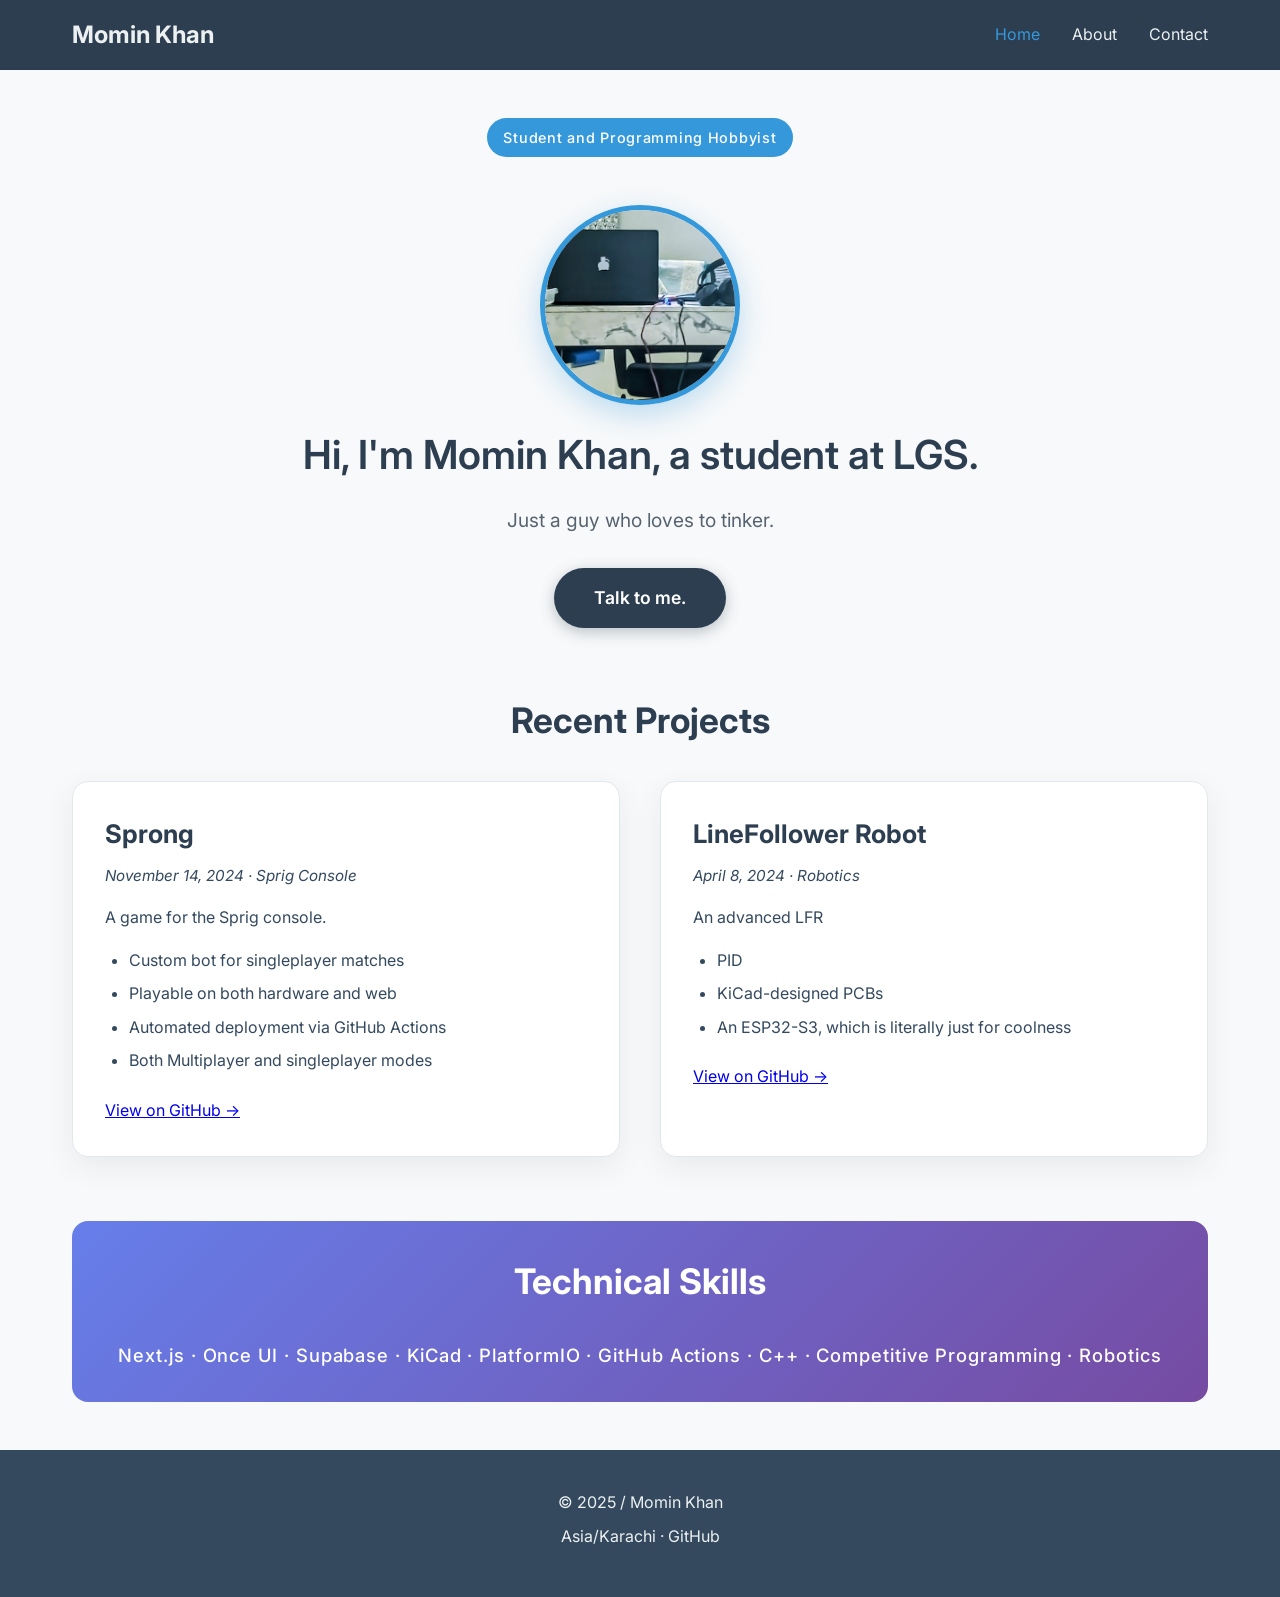
<file: index.html>
<!DOCTYPE html>
<html lang="en">
<head>
    <meta charset="UTF-8">
    <meta name="viewport" content="width=device-width, initial-scale=1.0">
    <title>Momin Khan - Portfolio</title>
    <link rel="icon" type="image/png" href="assets/avatar.jpg">
    <link href="https://fonts.googleapis.com/css2?family=Inter:wght@300;400;600;700&display=swap" rel="stylesheet">
    <link rel="stylesheet" href="styles.css">
</head>
<body>
    <nav>
        <div class="nav-container">
            <h1>Momin Khan</h1>
            <ul>
                <li><a href="index.html" aria-current="page">Home</a></li>
                <li><a href="about.html">About</a></li>
                <li><a href="contact.html">Contact</a></li>
            </ul>
        </div>
    </nav>

    <main>
        <section class="hero">
            <span class="tag">Student and Programming Hobbyist</span>
            <img src="assets/avatar.jpg" alt="Momin Khan Profile Picture" class="profile-pic">
            <h2>Hi, I'm Momin Khan, a student at LGS.</h2>
            <p>Just a guy who loves to tinker.</p>
            <a class="primary-button" href="contact.html">Talk to me.</a>
        </section>

        <section class="projects">
            <h3>Recent Projects</h3>
            <div class="project-grid">
                <article class="project-card">
                    <h4>Sprong</h4>
                    <p class="project-meta">November 14, 2024 · Sprig Console</p>
                    <p>A game for the Sprig console.</p>
                    <ul>
                        <li>Custom bot for singleplayer matches</li>
                        <li>Playable on both hardware and web</li>
                        <li>Automated deployment via GitHub Actions</li>
                        <li>Both Multiplayer and singleplayer modes</li>
                    </ul>
                    <a class="secondary-button" href="https://github.com/Licnex/Sprong" target="_blank" rel="noopener">View on GitHub →</a>
                </article>
                <article class="project-card">
                    <h4>LineFollower Robot</h4>
                    <p class="project-meta">April 8, 2024 · Robotics</p>
                    <p>An advanced LFR</p>
                    <ul>
                        <li>PID</li>
                        <li>KiCad-designed PCBs</li>
                        <li>An ESP32-S3, which is literally just for coolness</li>
                    </ul>
                    <a class="secondary-button" href="https://github.com/Licnex/Line-Follower" target="_blank" rel="noopener">View on GitHub →</a>
                </article>
            </div>
        </section>

        <section class="skills">
            <h3>Technical Skills</h3>
            <p>Next.js · Once UI · Supabase · KiCad · PlatformIO · GitHub Actions · C++ · Competitive Programming · Robotics</p>
        </section>
    </main>

    <footer>
        <p>&copy; 2025 / Momin Khan</p>
        <p>Asia/Karachi · <a href="https://github.com/licnex" target="_blank" rel="noopener"> </a>GitHub</a></p>
    </footer>
</body>
</html>
</file>
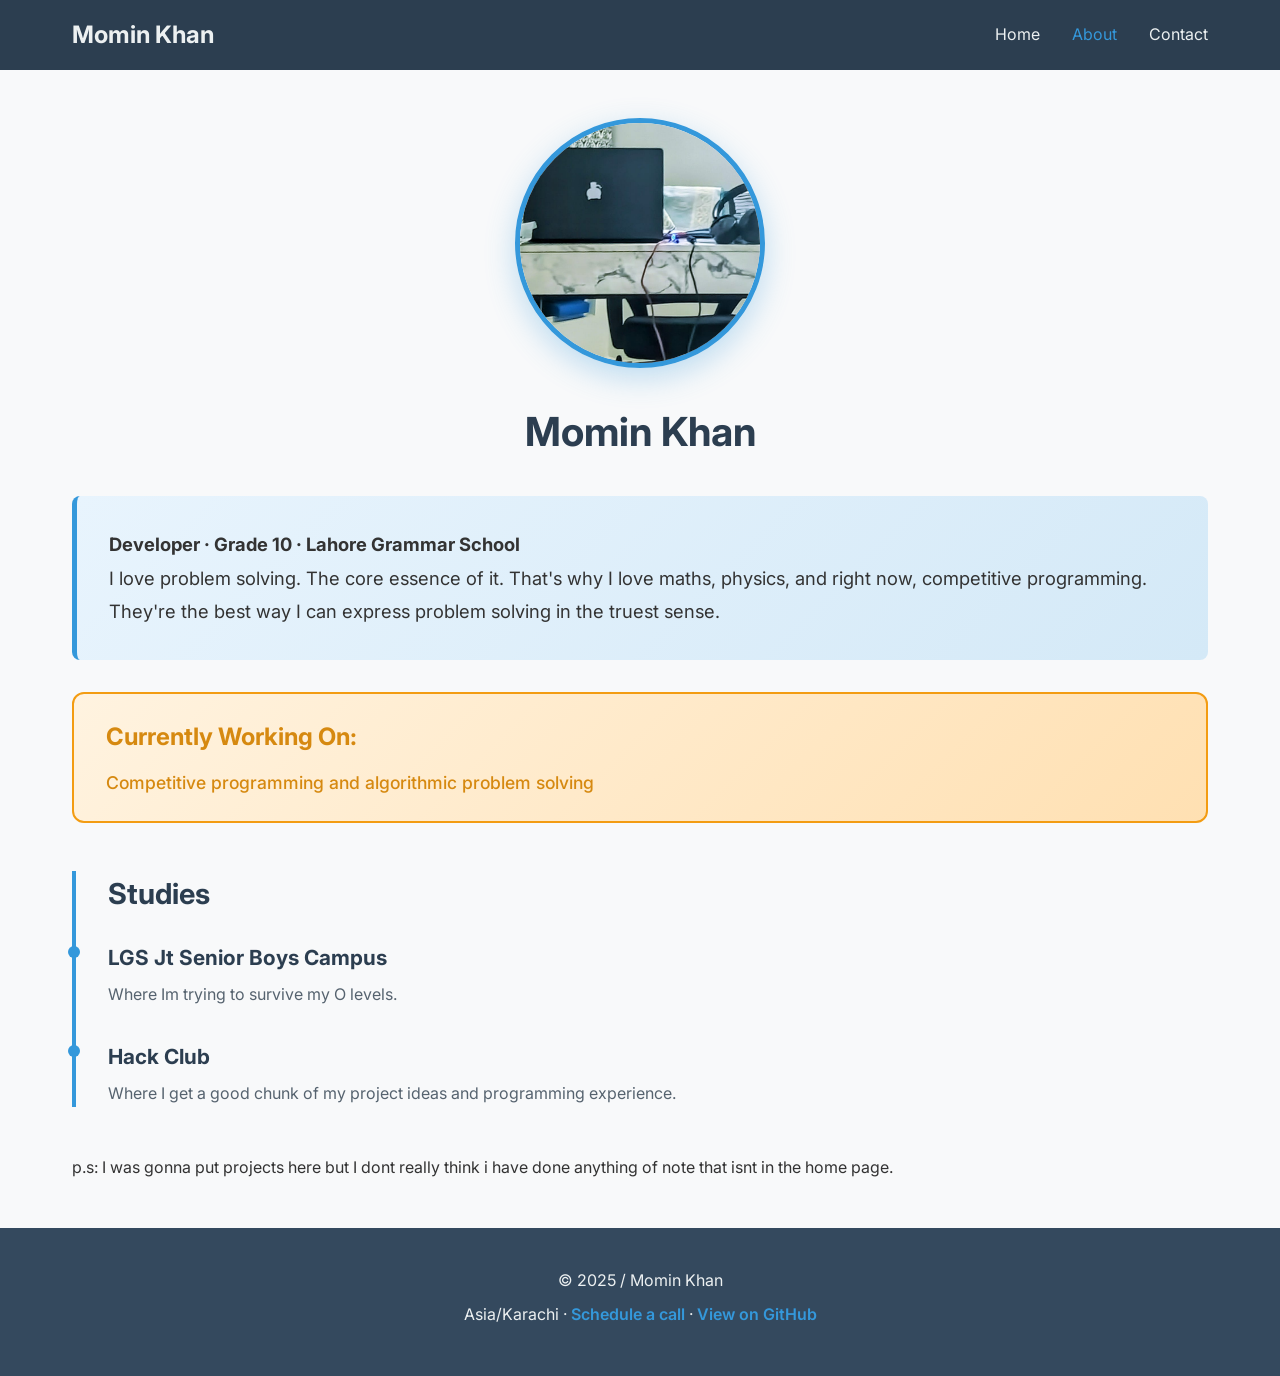
<file: about.html>
<!DOCTYPE html>
<html lang="en">
<head>
    <meta charset="UTF-8">
    <meta name="viewport" content="width=device-width, initial-scale=1.0">
    <title>About - Momin Khan</title>
    <link rel="icon" type="image/png" href="assets/avatar.jpg">
    <link href="https://fonts.googleapis.com/css2?family=Inter:wght@300;400;600;700&display=swap" rel="stylesheet">
    <link rel="stylesheet" href="styles.css">
</head>
<body>
    <nav>
        <div class="nav-container">
            <h1>Momin Khan</h1>
            <ul>
                <li><a href="index.html">Home</a></li>
                <li><a href="about.html" aria-current="page">About</a></li>
                <li><a href="contact.html">Contact</a></li>
            </ul>
        </div>
    </nav>

    <main>
        <section class="about-content">
            <img src="assets/avatar.jpg" alt="Momin Khan" class="about-profile-pic">
            <h2>Momin Khan</h2>
            <p class="intro-paragraph">
                <strong>Developer · Grade 10 · Lahore Grammar School</strong><br>
                I love problem solving. The core essence of it. That's why I love maths, physics, and right now, competitive programming. They're the best way I can express problem solving in the truest sense.
            </p>

            <div class="current-focus">
                <h3>Currently Working On:</h3>
                <p>Competitive programming and algorithmic problem solving</p>
            </div>

            <div class="timeline">
                <h3>Studies</h3>
                <div class="timeline-item">
                    <h4>LGS Jt Senior Boys Campus</h4>
                    <p>Where Im trying to survive my O levels.</p>
                </div>
                <div class="timeline-item">
                    <h4>Hack Club</h4>
                    <p>Where I get a good chunk of my project ideas and programming experience.</p>
                </div>
            </div>

            <div class="projects-section">
                <p>p.s: I was gonna put projects here but I dont really think i have done anything of note that isnt in the home page.</p> 
            </div>
        </section>
    </main>

    <footer>
        <p>&copy; 2025 / Momin Khan</p>
        <p>Asia/Karachi · <a href="mailto:hello@mominkhan.codes?subject=Let%E2%80%99s%20Connect">Schedule a call</a> · <a href="https://github.com/licnex" target="_blank" rel="noopener">View on GitHub</a></p>
    </footer>
</body>
</html>
</file>
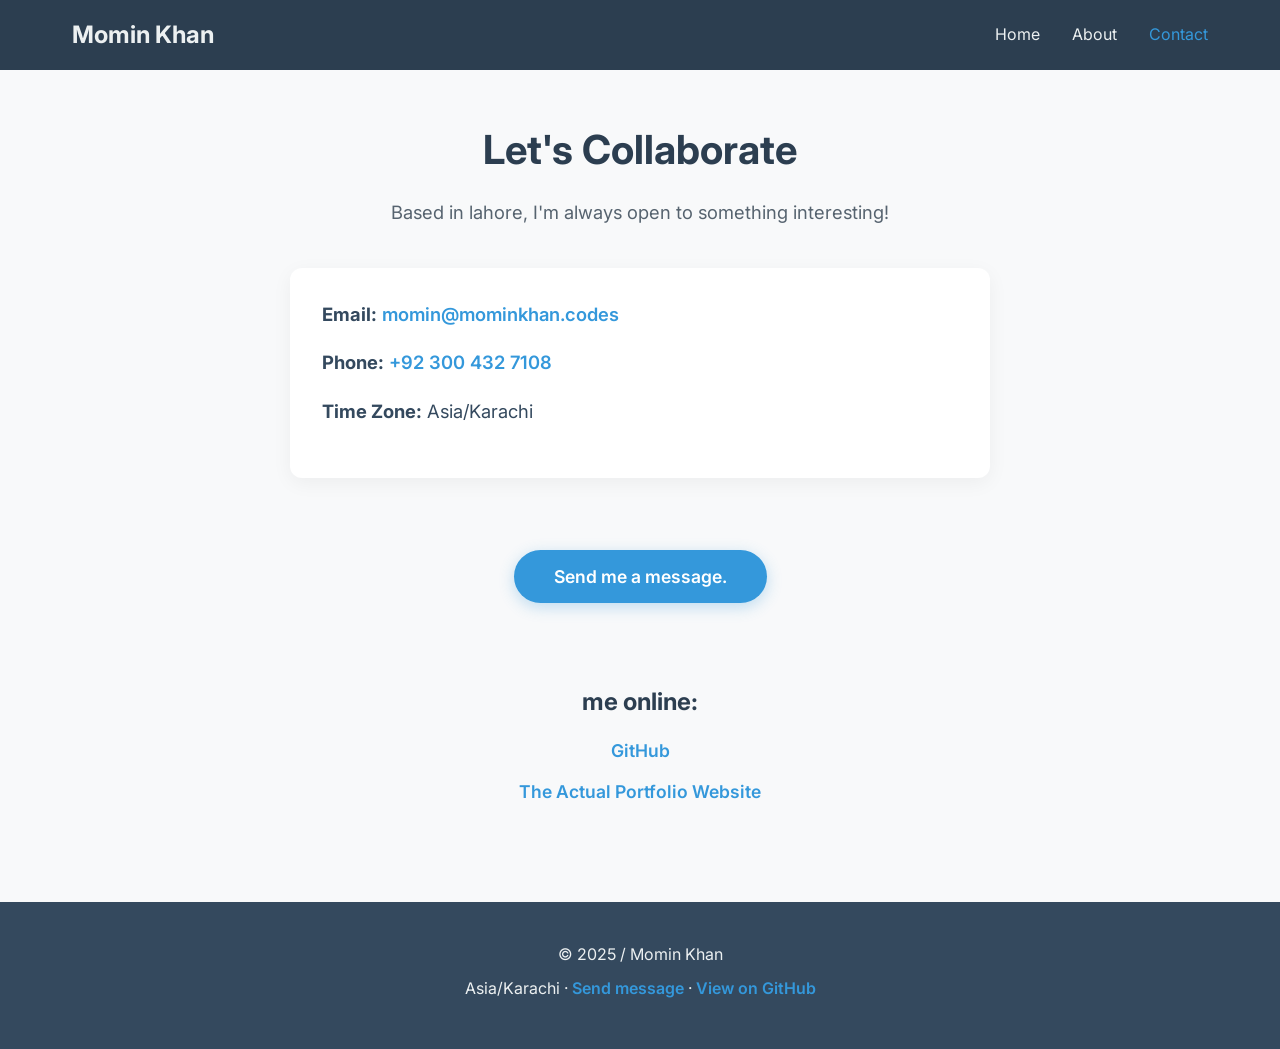
<file: contact.html>
<!DOCTYPE html>
<html lang="en">
<head>
    <meta charset="UTF-8">
    <meta name="viewport" content="width=device-width, initial-scale=1.0">
    <title>Contact - Momin Khan</title>
    <link rel="icon" type="image/png" href="assets/avatar.jpg">
    <link href="https://fonts.googleapis.com/css2?family=Inter:wght@300;400;600;700&display=swap" rel="stylesheet">
    <link rel="stylesheet" href="styles.css">
</head>
<body>
    <nav>
        <div class="nav-container">
            <h1>Momin Khan</h1>
            <ul>
                <li><a href="index.html">Home</a></li>
                <li><a href="about.html">About</a></li>
                <li><a href="contact.html" aria-current="page">Contact</a></li>
            </ul>
        </div>
    </nav>

    <main>
        <section class="contact-content">
            <h2>Let's Collaborate</h2>
            <p>Based in lahore, I'm always open to something interesting!</p>

            <div class="contact-methods">
                <p><strong>Email:</strong> <a href="mailto:momin@mominkhan.codes">momin@mominkhan.codes</a></p>
                <p><strong>Phone:</strong> <a href="tel:+923004327108">+92 300 432 7108</a></p>
                <p><strong>Time Zone:</strong> Asia/Karachi</p>
            </div>

            <button class="contact-button" type="button" onclick="window.location.href='mailto:momin@mominkhan.codes?subject=Let%E2%80%99s%20Talk';">
                Send me a message.
            </button>

            <div class="social-links">
                <h3>me online:</h3>
                <ul>
                    <li><a href="https://github.com/licnex" target="_blank" rel="noopener">GitHub</a></li>
                    <li><a href="https://mominkhan.codes" target="_blank" rel="noopener">The Actual Portfolio Website </a></li>
                </ul>
            </div>
        </section>
    </main>

    <footer>
        <p>&copy; 2025 / Momin Khan</p>
        <p>Asia/Karachi · <a href="mailto:hello@mominkhan.codes?subject=Let%E2%80%99s%20Connect">Send message</a> · <a href="https://github.com/licnex" target="_blank" rel="noopener">View on GitHub</a></p>
    </footer>
</body>
</html>
</file>
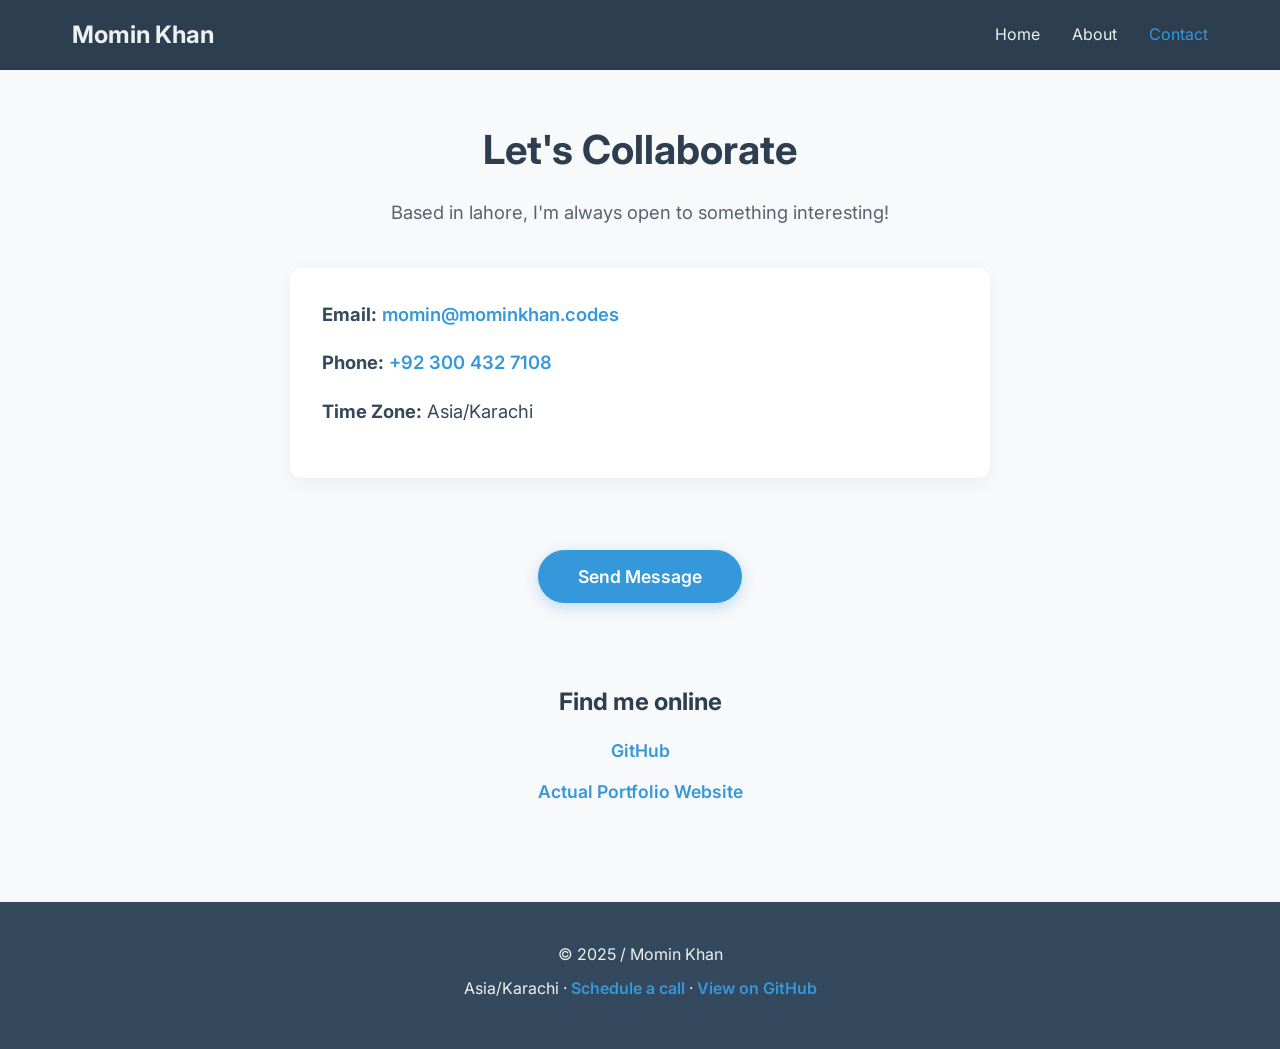
<file: swirl/contact.html>
<!DOCTYPE html>
<html lang="en">
<head>
    <meta charset="UTF-8">
    <meta name="viewport" content="width=device-width, initial-scale=1.0">
    <title>Contact - Momin Khan</title>
    <link rel="icon" type="image/png" href="assets/pfp.png">
    <link href="https://fonts.googleapis.com/css2?family=Inter:wght@300;400;600;700&display=swap" rel="stylesheet">
    <link rel="stylesheet" href="styles.css">
</head>
<body>
    <nav>
        <div class="nav-container">
            <h1>Momin Khan</h1>
            <ul>
                <li><a href="index.html">Home</a></li>
                <li><a href="about.html">About</a></li>
                <li><a href="contact.html" aria-current="page">Contact</a></li>
            </ul>
        </div>
    </nav>

    <main>
        <section class="contact-content">
            <h2>Let's Collaborate</h2>
            <p>Based in lahore, I'm always open to something interesting!</p>

            <div class="contact-methods">
                <p><strong>Email:</strong> <a href="mailto:momin@mominkhan.codes">momin@mominkhan.codes</a></p>
                <p><strong>Phone:</strong> <a href="tel:+923004327108">+92 300 432 7108</a></p>
                <p><strong>Time Zone:</strong> Asia/Karachi</p>
            </div>

            <button class="contact-button" type="button" onclick="window.location.href='mailto:momin@mominkhan.codes?subject=Let%E2%80%99s%20Talk';">
                Send Message
            </button>

            <div class="social-links">
                <h3>Find me online</h3>
                <ul>
                    <li><a href="https://github.com/MominTheBoss" target="_blank" rel="noopener">GitHub</a></li>
                    <li><a href="https://mominkhan.codes" target="_blank" rel="noopener">Actual Portfolio Website</a></li>
                </ul>
            </div>
        </section>
    </main>

    <footer>
        <p>&copy; 2025 / Momin Khan</p>
        <p>Asia/Karachi · <a href="mailto:hello@mominkhan.codes?subject=Let%E2%80%99s%20Connect">Schedule a call</a> · <a href="https://github.com/MominTheBoss" target="_blank" rel="noopener">View on GitHub</a></p>
    </footer>
</body>
</html>
</file>
<file: styles.css>
* {
    margin: 0;
    padding: 0;
    box-sizing: border-box;
}

body {
    font-family: 'Inter', sans-serif;
    line-height: 1.6;
    color: #333;
    background-color: #f8f9fa;
}

/* Navigation */
nav {
    background-color: #2c3e50;
    color: white;
    padding: 1rem 0;
    position: sticky;
    top: 0;
    z-index: 100;
}

.nav-container {
    max-width: 1200px;
    margin: 0 auto;
    display: flex;
    justify-content: space-between;
    align-items: center;
    padding: 0 2rem;
}

nav h1 {
    font-weight: 700;
    color: #ecf0f1;
    font-size: 1.5rem;
}

nav ul {
    display: flex;
    list-style: none;
    gap: 2rem;
}

nav a {
    color: #ecf0f1;
    text-decoration: none;
    font-weight: 400;
    transition: color 0.3s ease;
}

nav a:hover,
nav a[aria-current="page"] {
    color: #3498db;
}

/* Main Content */
main {
    max-width: 1200px;
    margin: 0 auto;
    padding: 3rem 2rem;
    min-height: calc(100vh - 200px);
}

/* Hero Section */
.hero {
    text-align: center;
    margin-bottom: 4rem;
}

.tag {
    display: inline-block;
    background-color: #3498db;
    color: #fff;
    padding: 0.5rem 1rem;
    border-radius: 50px;
    font-size: 0.9rem;
    letter-spacing: 0.05em;
    margin-bottom: 1.5rem;
    font-weight: 500;
}

.profile-pic {
    width: 200px;
    height: 200px;
    border-radius: 50%;
    border: 5px solid #3498db;
    margin: 1.5rem auto;
    display: block;
    box-shadow: 0 10px 30px rgba(52, 152, 219, 0.3);
    object-fit: cover;
}

.hero h2 {
    font-size: 2.5rem;
    color: #2c3e50;
    margin-bottom: 1.5rem;
    font-weight: 600;
    line-height: 1.3;
}

.hero p {
    font-size: 1.2rem;
    color: #56636f;
    margin-bottom: 2rem;
    max-width: 800px;
    margin-left: auto;
    margin-right: auto;
}

/* Buttons */
.primary-button {
    display: inline-block;
    background-color: #2c3e50;
    color: #fff;
    padding: 1rem 2.5rem;
    text-align: center;
    border-radius: 50px;
    text-decoration: none;
    font-weight: 600;
    font-size: 1.1rem;
    transition: transform 0.2s ease, background-color 0.3s ease, box-shadow 0.3s ease;
    box-shadow: 0 4px 15px rgba(44, 62, 80, 0.3);
}

.primary-button:hover {
    background-color: #1a252f;
    transform: translateY(-3px);
    box-shadow: 0 6px 20px rgba(44, 62, 80, 0.4);
}

.contact-button {
    background-color: #3498db;
    color: white;
    padding: 1rem 2.5rem;
    border: none;
    border-radius: 50px;
    font-size: 1.1rem;
    font-weight: 600;
    cursor: pointer;
    transition: background-color 0.3s ease, transform 0.2s ease, box-shadow 0.3s ease;
    margin: 2rem 0;
    font-family: 'Inter', sans-serif;
    box-shadow: 0 4px 15px rgba(52, 152, 219, 0.3);
}

.contact-button:hover {
    background-color: #2980b9;
    transform: translateY(-3px);
    box-shadow: 0 6px 20px rgba(52, 152, 219, 0.4);
}

/* Projects Section */
.projects {
    margin-bottom: 4rem;
}

.projects h3,
.skills h3 {
    font-size: 2.2rem;
    color: #2c3e50;
    margin-bottom: 2rem;
    text-align: center;
    font-weight: 700;
}

.project-grid {
    display: grid;
    gap: 2.5rem;
    grid-template-columns: repeat(auto-fit, minmax(300px, 1fr));
}

.project-card {
    background: #ffffff;
    padding: 2rem;
    border-radius: 16px;
    border: 1px solid #e1e8ed;
    box-shadow: 0 10px 30px rgba(44, 62, 80, 0.08);
    transition: transform 0.3s ease, box-shadow 0.3s ease;
}

.project-card:hover {
    transform: translateY(-5px);
    box-shadow: 0 15px 40px rgba(44, 62, 80, 0.15);
}

.project-card h4 {
    font-size: 1.6rem;
    color: #2c3e50;
    margin-bottom: 0.5rem;
    font-weight: 700;
}

.project-meta {
    font-size: 0.95rem;
    color: #7f8c8d;
    margin-bottom: 1rem;
    font-style: italic;
}

.project-card p {
    color: #34495e;
    margin-bottom: 1rem;
    line-height: 1.7;
}

.project-card ul {
    list-style: disc;
    padding-left: 1.5rem;
    color: #34495e;
    margin-bottom: 1.5rem;
}

.project-card li {
    margin-bottom: 0.5rem;
}

/* Skills Section */
.skills {
    text-align: center;
    margin-top: 4rem;
    padding: 2rem;
    background: linear-gradient(135deg, #667eea 0%, #764ba2 100%);
    border-radius: 16px;
    color: white;
}

.skills h3 {
    color: white;
}

.skills p {
    font-size: 1.15rem;
    letter-spacing: 0.05em;
    font-weight: 500;
}

/* About Page */
.about-profile-pic {
    width: 250px;
    height: 250px;
    border-radius: 50%;
    border: 5px solid #3498db;
    margin: 0 auto 2rem;
    display: block;
    box-shadow: 0 10px 30px rgba(52, 152, 219, 0.3);
    object-fit: cover;
}

.about-content h2 {
    text-align: center;
    font-size: 2.5rem;
    color: #2c3e50;
    margin-bottom: 2rem;
    font-weight: 700;
}

.intro-paragraph {
    background: linear-gradient(135deg, #e8f4fd 0%, #d4e9f7 100%);
    padding: 2rem;
    border-left: 5px solid #3498db;
    margin-bottom: 2rem;
    font-size: 1.15rem;
    border-radius: 8px;
    line-height: 1.8;
}

/* Current Focus Section */
.current-focus {
    background: linear-gradient(135deg, #fff3e0 0%, #ffe0b2 100%);
    padding: 1.5rem 2rem;
    border-radius: 12px;
    margin-bottom: 3rem;
    border: 2px solid #f39c12;
}

.current-focus h3 {
    font-size: 1.5rem;
    color: #d68910;
    margin-bottom: 0.8rem;
    font-weight: 700;
}

.current-focus p {
    color: #d68910;
    font-size: 1.1rem;
    font-weight: 500;
}

/* Timeline */
.timeline {
    margin: 3rem 0;
    border-left: 4px solid #3498db;
    padding-left: 2rem;
}

.timeline h3 {
    font-size: 1.8rem;
    color: #2c3e50;
    margin-bottom: 1.5rem;
    text-align: left;
}

.timeline-item {
    margin-bottom: 2rem;
    position: relative;
}

.timeline-item::before {
    content: '';
    position: absolute;
    left: -2.5rem;
    top: 0.3rem;
    width: 12px;
    height: 12px;
    background-color: #3498db;
    border-radius: 50%;
}

.timeline-item h4 {
    font-size: 1.3rem;
    color: #2c3e50;
    font-weight: 700;
}

.timeline-item p {
    color: #56636f;
    margin-top: 0.5rem;
}

/* Project Details */
.projects-section {
    margin-top: 3rem;
}

.projects-section > h3 {
    font-size: 2rem;
    color: #2c3e50;
    margin-bottom: 2rem;
    text-align: center;
}

.project-detail {
    background: #ffffff;
    border: 1px solid #e1e8ed;
    border-radius: 16px;
    padding: 2.5rem;
    margin-bottom: 3rem;
    box-shadow: 0 10px 30px rgba(44, 62, 80, 0.08);
}

.project-detail h4 {
    font-size: 2rem;
    color: #2c3e50;
    margin-bottom: 0.5rem;
}

.project-date {
    font-size: 1rem;
    color: #7f8c8d;
    margin-bottom: 1.5rem;
    font-style: italic;
}

.project-detail h5 {
    font-size: 1.3rem;
    color: #34495e;
    margin-top: 1.5rem;
    margin-bottom: 0.8rem;
    font-weight: 700;
}

.project-detail p {
    color: #56636f;
    line-height: 1.8;
    margin-bottom: 1rem;
}

.project-detail ul {
    list-style: disc;
    padding-left: 2rem;
    margin-bottom: 1.5rem;
}

.project-detail li {
    margin-bottom: 0.8rem;
    color: #34495e;
    line-height: 1.7;
}

/* Contact Page */
.contact-content {
    text-align: center;
    max-width: 700px;
    margin: 0 auto;
}

.contact-content h2 {
    font-size: 2.5rem;
    color: #2c3e50;
    margin-bottom: 1rem;
    font-weight: 700;
}

.contact-content > p {
    font-size: 1.15rem;
    color: #56636f;
    margin-bottom: 2rem;
}

.contact-content img {
    border-radius: 16px;
    max-width: 100%;
    width: 500px;
    margin: 2rem auto;
    box-shadow: 0 10px 30px rgba(0, 0, 0, 0.1);
}

.contact-methods {
    margin: 2.5rem 0;
    text-align: left;
    background: #ffffff;
    padding: 2rem;
    border-radius: 12px;
    box-shadow: 0 5px 20px rgba(0, 0, 0, 0.05);
}

.contact-methods p {
    margin-bottom: 1.2rem;
    font-size: 1.15rem;
    color: #34495e;
}

.contact-methods a {
    color: #3498db;
    text-decoration: none;
    font-weight: 600;
    transition: color 0.3s ease;
}

.contact-methods a:hover {
    color: #2980b9;
    text-decoration: underline;
}

/* Social Links */
.social-links {
    margin: 3rem 0;
}

.social-links h3 {
    font-size: 1.5rem;
    color: #2c3e50;
    margin-bottom: 1rem;
}

.social-links ul {
    list-style: none;
}

.social-links li {
    margin-bottom: 0.8rem;
}

.social-links a {
    color: #3498db;
    text-decoration: none;
    font-weight: 600;
    font-size: 1.1rem;
    transition: color 0.3s ease;
}

.social-links a:hover {
    color: #2980b9;
    text-decoration: underline;
}

/* Footer */
footer {
    background-color: #34495e;
    color: #ecf0f1;
    text-align: center;
    padding: 2.5rem 2rem;
    margin-top: auto;
}

footer p {
    margin-bottom: 0.5rem;
}

footer a {
    color: #3498db;
    text-decoration: none;
    font-weight: 600;
    transition: color 0.3s ease;
}

footer a:hover {
    color: #5dade2;
    text-decoration: underline;
}

/* Responsive Design */
@media (max-width: 768px) {
    .nav-container {
        flex-direction: column;
        gap: 1rem;
    }

    nav ul {
        gap: 1rem;
    }

    .hero h2 {
        font-size: 2rem;
    }

    .profile-pic {
        width: 150px;
        height: 150px;
    }

    .about-profile-pic {
        width: 180px;
        height: 180px;
    }

    main {
        padding: 2rem 1rem;
    }

    .project-grid {
        grid-template-columns: 1fr;
    }

    .project-detail {
        padding: 1.5rem;
    }
}
</file>
<file: swirl/styles.css>
* {
    margin: 0;
    padding: 0;
    box-sizing: border-box;
}

body {
    font-family: 'Inter', sans-serif;
    line-height: 1.6;
    color: #333;
    background-color: #f8f9fa;
}

/* Navigation */
nav {
    background-color: #2c3e50;
    color: white;
    padding: 1rem 0;
    position: sticky;
    top: 0;
    z-index: 100;
}

.nav-container {
    max-width: 1200px;
    margin: 0 auto;
    display: flex;
    justify-content: space-between;
    align-items: center;
    padding: 0 2rem;
}

nav h1 {
    font-weight: 700;
    color: #ecf0f1;
    font-size: 1.5rem;
}

nav ul {
    display: flex;
    list-style: none;
    gap: 2rem;
}

nav a {
    color: #ecf0f1;
    text-decoration: none;
    font-weight: 400;
    transition: color 0.3s ease;
}

nav a:hover,
nav a[aria-current="page"] {
    color: #3498db;
}

/* Main Content */
main {
    max-width: 1200px;
    margin: 0 auto;
    padding: 3rem 2rem;
    min-height: calc(100vh - 200px);
}

/* Hero Section */
.hero {
    text-align: center;
    margin-bottom: 4rem;
}

.tag {
    display: inline-block;
    background-color: #3498db;
    color: #fff;
    padding: 0.5rem 1rem;
    border-radius: 50px;
    font-size: 0.9rem;
    letter-spacing: 0.05em;
    margin-bottom: 1.5rem;
    font-weight: 500;
}

.profile-pic {
    width: 200px;
    height: 200px;
    border-radius: 50%;
    border: 5px solid #3498db;
    margin: 1.5rem auto;
    display: block;
    box-shadow: 0 10px 30px rgba(52, 152, 219, 0.3);
    object-fit: cover;
}

.hero h2 {
    font-size: 2.5rem;
    color: #2c3e50;
    margin-bottom: 1.5rem;
    font-weight: 600;
    line-height: 1.3;
}

.hero p {
    font-size: 1.2rem;
    color: #56636f;
    margin-bottom: 2rem;
    max-width: 800px;
    margin-left: auto;
    margin-right: auto;
}

/* Buttons */
.primary-button {
    display: inline-block;
    background-color: #2c3e50;
    color: #fff;
    padding: 1rem 2.5rem;
    border-radius: 50px;
    text-decoration: none;
    font-weight: 600;
    font-size: 1.1rem;
    transition: transform 0.2s ease, background-color 0.3s ease, box-shadow 0.3s ease;
    box-shadow: 0 4px 15px rgba(44, 62, 80, 0.3);
}

.primary-button:hover {
    background-color: #1a252f;
    transform: translateY(-3px);
    box-shadow: 0 6px 20px rgba(44, 62, 80, 0.4);
}

.secondary-button,
.github-link {
    display: inline-block;
    margin-top: 1rem;
    color: #3498db;
    text-decoration: none;
    font-weight: 600;
    font-size: 1.05rem;
    transition: color 0.3s ease;
}

.secondary-button:hover,
.github-link:hover {
    color: #2980b9;
    text-decoration: underline;
}

.contact-button {
    background-color: #3498db;
    color: white;
    padding: 1rem 2.5rem;
    border: none;
    border-radius: 50px;
    font-size: 1.1rem;
    font-weight: 600;
    cursor: pointer;
    transition: background-color 0.3s ease, transform 0.2s ease, box-shadow 0.3s ease;
    margin: 2rem 0;
    font-family: 'Inter', sans-serif;
    box-shadow: 0 4px 15px rgba(52, 152, 219, 0.3);
}

.contact-button:hover {
    background-color: #2980b9;
    transform: translateY(-3px);
    box-shadow: 0 6px 20px rgba(52, 152, 219, 0.4);
}

/* Projects Section */
.projects {
    margin-bottom: 4rem;
}

.projects h3,
.skills h3 {
    font-size: 2.2rem;
    color: #2c3e50;
    margin-bottom: 2rem;
    text-align: center;
    font-weight: 700;
}

.project-grid {
    display: grid;
    gap: 2.5rem;
    grid-template-columns: repeat(auto-fit, minmax(300px, 1fr));
}

.project-card {
    background: #ffffff;
    padding: 2rem;
    border-radius: 16px;
    border: 1px solid #e1e8ed;
    box-shadow: 0 10px 30px rgba(44, 62, 80, 0.08);
    transition: transform 0.3s ease, box-shadow 0.3s ease;
}

.project-card:hover {
    transform: translateY(-5px);
    box-shadow: 0 15px 40px rgba(44, 62, 80, 0.15);
}

.project-card h4 {
    font-size: 1.6rem;
    color: #2c3e50;
    margin-bottom: 0.5rem;
    font-weight: 700;
}

.project-meta {
    font-size: 0.95rem;
    color: #7f8c8d;
    margin-bottom: 1rem;
    font-style: italic;
}

.project-card p {
    color: #34495e;
    margin-bottom: 1rem;
    line-height: 1.7;
}

.project-card ul {
    list-style: disc;
    padding-left: 1.5rem;
    color: #34495e;
    margin-bottom: 1.5rem;
}

.project-card li {
    margin-bottom: 0.5rem;
}

/* Skills Section */
.skills {
    text-align: center;
    margin-top: 4rem;
    padding: 2rem;
    background: linear-gradient(135deg, #667eea 0%, #764ba2 100%);
    border-radius: 16px;
    color: white;
}

.skills h3 {
    color: white;
}

.skills p {
    font-size: 1.15rem;
    letter-spacing: 0.05em;
    font-weight: 500;
}

/* About Page */
.about-profile-pic {
    width: 250px;
    height: 250px;
    border-radius: 50%;
    border: 5px solid #3498db;
    margin: 0 auto 2rem;
    display: block;
    box-shadow: 0 10px 30px rgba(52, 152, 219, 0.3);
    object-fit: cover;
}

.about-content h2 {
    text-align: center;
    font-size: 2.5rem;
    color: #2c3e50;
    margin-bottom: 2rem;
    font-weight: 700;
}

.intro-paragraph {
    background: linear-gradient(135deg, #e8f4fd 0%, #d4e9f7 100%);
    padding: 2rem;
    border-left: 5px solid #3498db;
    margin-bottom: 2rem;
    font-size: 1.15rem;
    border-radius: 8px;
    line-height: 1.8;
}

/* Timeline */
.timeline {
    margin: 3rem 0;
    border-left: 4px solid #3498db;
    padding-left: 2rem;
}

.timeline h3 {
    font-size: 1.8rem;
    color: #2c3e50;
    margin-bottom: 1.5rem;
    text-align: left;
}

.timeline-item {
    margin-bottom: 2rem;
    position: relative;
}

.timeline-item::before {
    content: '';
    position: absolute;
    left: -2.5rem;
    top: 0.3rem;
    width: 12px;
    height: 12px;
    background-color: #3498db;
    border-radius: 50%;
}

.timeline-item h4 {
    font-size: 1.3rem;
    color: #2c3e50;
    font-weight: 700;
}

.timeline-item p {
    color: #56636f;
    margin-top: 0.5rem;
}

/* Project Details */
.projects-section {
    margin-top: 3rem;
}

.projects-section > h3 {
    font-size: 2rem;
    color: #2c3e50;
    margin-bottom: 2rem;
    text-align: center;
}

.project-detail {
    background: #ffffff;
    border: 1px solid #e1e8ed;
    border-radius: 16px;
    padding: 2.5rem;
    margin-bottom: 3rem;
    box-shadow: 0 10px 30px rgba(44, 62, 80, 0.08);
}

.project-detail h4 {
    font-size: 2rem;
    color: #2c3e50;
    margin-bottom: 0.5rem;
}

.project-date {
    font-size: 1rem;
    color: #7f8c8d;
    margin-bottom: 1.5rem;
    font-style: italic;
}

.project-detail h5 {
    font-size: 1.3rem;
    color: #34495e;
    margin-top: 1.5rem;
    margin-bottom: 0.8rem;
    font-weight: 700;
}

.project-detail p {
    color: #56636f;
    line-height: 1.8;
    margin-bottom: 1rem;
}

.project-detail ul {
    list-style: disc;
    padding-left: 2rem;
    margin-bottom: 1.5rem;
}

.project-detail li {
    margin-bottom: 0.8rem;
    color: #34495e;
    line-height: 1.7;
}

/* Contact Page */
.contact-content {
    text-align: center;
    max-width: 700px;
    margin: 0 auto;
}

.contact-content h2 {
    font-size: 2.5rem;
    color: #2c3e50;
    margin-bottom: 1rem;
    font-weight: 700;
}

.contact-content > p {
    font-size: 1.15rem;
    color: #56636f;
    margin-bottom: 2rem;
}

.contact-content img {
    border-radius: 16px;
    max-width: 100%;
    width: 500px;
    margin: 2rem auto;
    box-shadow: 0 10px 30px rgba(0, 0, 0, 0.1);
}

.contact-methods {
    margin: 2.5rem 0;
    text-align: left;
    background: #ffffff;
    padding: 2rem;
    border-radius: 12px;
    box-shadow: 0 5px 20px rgba(0, 0, 0, 0.05);
}

.contact-methods p {
    margin-bottom: 1.2rem;
    font-size: 1.15rem;
    color: #34495e;
}

.contact-methods a {
    color: #3498db;
    text-decoration: none;
    font-weight: 600;
    transition: color 0.3s ease;
}

.contact-methods a:hover {
    color: #2980b9;
    text-decoration: underline;
}

/* Social Links */
.social-links {
    margin: 3rem 0;
}

.social-links h3 {
    font-size: 1.5rem;
    color: #2c3e50;
    margin-bottom: 1rem;
}

.social-links ul {
    list-style: none;
}

.social-links li {
    margin-bottom: 0.8rem;
}

.social-links a {
    color: #3498db;
    text-decoration: none;
    font-weight: 600;
    font-size: 1.1rem;
    transition: color 0.3s ease;
}

.social-links a:hover {
    color: #2980b9;
    text-decoration: underline;
}

/* Footer */
footer {
    background-color: #34495e;
    color: #ecf0f1;
    text-align: center;
    padding: 2.5rem 2rem;
    margin-top: auto;
}

footer p {
    margin-bottom: 0.5rem;
}

footer a {
    color: #3498db;
    text-decoration: none;
    font-weight: 600;
    transition: color 0.3s ease;
}

footer a:hover {
    color: #5dade2;
    text-decoration: underline;
}

/* Responsive Design */
@media (max-width: 768px) {
    .nav-container {
        flex-direction: column;
        gap: 1rem;
    }

    nav ul {
        gap: 1rem;
    }

    .hero h2 {
        font-size: 2rem;
    }

    .profile-pic {
        width: 150px;
        height: 150px;
    }

    .about-profile-pic {
        width: 180px;
        height: 180px;
    }

    main {
        padding: 2rem 1rem;
    }

    .project-grid {
        grid-template-columns: 1fr;
    }

    .project-detail {
        padding: 1.5rem;
    }
}
</file>
